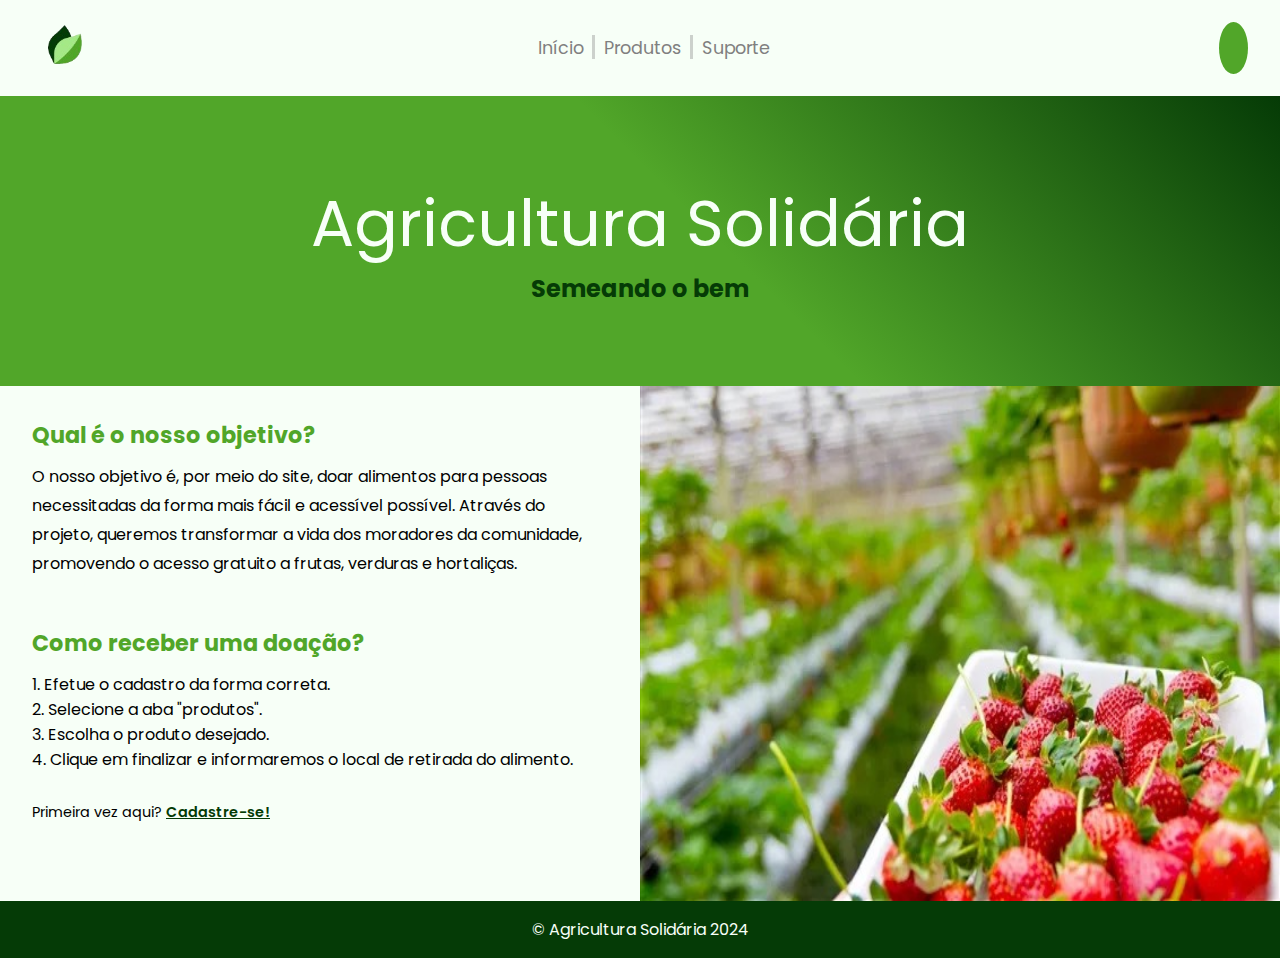
<file: src/index.html>
<!DOCTYPE html>
<html lang="en">
<head>
    <meta charset="UTF-8">
    <meta http-equiv="X-UA-Compatible" content="IE=edge">
    <meta name="viewport" content="width=device-width, initial-scale=1.0">
    <title>Agricultura Solidária</title>
    <link rel="stylesheet" href="estilos/style.css">
    <link rel="stylesheet" href="estilos/inicio.css">
    <!-- Font Awesome -->
    <link rel="stylesheet" href="https://cdnjs.cloudflare.com/ajax/libs/font-awesome/6.6.0/css/all.min.css" integrity="sha512-Kc323vGBEqzTmouAECnVceyQqyqdsSiqLQISBL29aUW4U/M7pSPA/gEUZQqv1cwx4OnYxTxve5UMg5GT6L4JJg==" crossorigin="anonymous" referrerpolicy="no-referrer" />
</head>

<body>
    <header>
        <img src="img/logotipo.png" alt="Logo do Projeto" class="logo">
        <nav>
            <ul class="menu-lista">
                <a href="index.html">
                    <li class="menu-item">Início</li>
                </a>
                <div class="barra"></div> <!-- barra para estilização -->
                <a href="produtos.html">
                    <li class="menu-item">Produtos</li>
                </a>
                <div class="barra"></div>
                <a href="suporte.html">
                    <li class="menu-item">Suporte</li>
                </a>
            </ul>
        </nav>
        <div class="icone-login">
            <a href="login.html"><i class="fa-solid fa-user"></i></a>
        </div>
    </header>

    <main class="inicio">
        <div class="titulos-container">
            <h1 class="titulo">Agricultura Solidária</h1>
            <h2>Semeando o bem</h2>
        </div>

        <section class="principal-container">
            <div class="principal-conteudo">
                <h3>Qual é o nosso objetivo?</h3>
                <p>
                    O nosso objetivo é, por meio do site, doar alimentos para pessoas necessitadas da forma mais fácil e acessível possível. Através do projeto, queremos transformar a vida dos moradores da comunidade, promovendo o acesso gratuito a frutas, verduras e hortaliças.
                </p>

                <h3>Como receber uma doação?</h3>
                <ol>
                    <li>Efetue o cadastro da forma correta.</li>
                    <li>Selecione a aba "produtos".</li>
                    <li>Escolha o produto desejado.</li>
                    <li>Clique em finalizar e informaremos o local de retirada do alimento.</li>
                </ol>
                
                <p class="link-para-cadastro">
                    Primeira vez aqui? <a href="cadastro.html">Cadastre-se!</a>
                </p>
            </div>
            <div class="principal-imagem">
                <img src="img/morangos-bg.jpeg" alt="Morangos">
            </div>
        </section>

    </main>

    <footer>
        <p>&copy; Agricultura Solidária 2024</p>
    </footer>
</body>
</html>
</file>
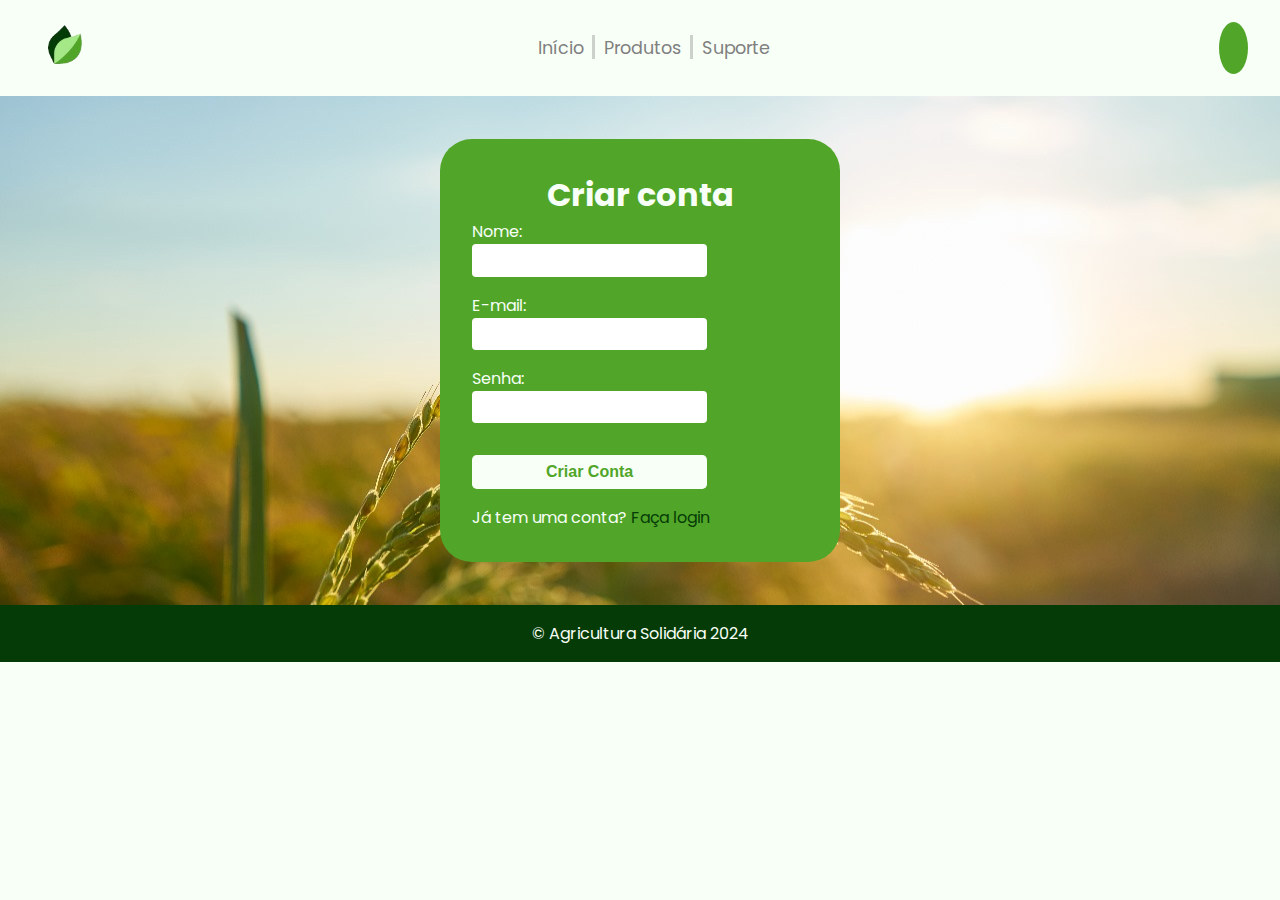
<file: src/cadastro.html>
<!DOCTYPE html>
<html lang="en">
<head>
    <meta charset="UTF-8">
    <meta http-equiv="X-UA-Compatible" content="IE=edge">
    <meta name="viewport" content="width=device-width, initial-scale=1.0">
    <title>Agricultura Solidária</title>
    <link rel="stylesheet" href="estilos/style.css">
    <link rel="stylesheet" href="estilos/cadastro.css">
    <!-- Font Awesome -->
    <link rel="stylesheet" href="https://cdnjs.cloudflare.com/ajax/libs/font-awesome/6.6.0/css/all.min.css" integrity="sha512-Kc323vGBEqzTmouAECnVceyQqyqdsSiqLQISBL29aUW4U/M7pSPA/gEUZQqv1cwx4OnYxTxve5UMg5GT6L4JJg==" crossorigin="anonymous" referrerpolicy="no-referrer" />
</head>
<body>
    <header>
        <img src="img/logotipo.png" alt="Logo do Projeto" class="logo">
        <nav>
            <ul class="menu-lista">
                <a href="index.html">
                    <li class="menu-item">Início</li>
                </a>
                <div class="barra"></div> <!-- barra para estilização -->
                <a href="produtos.html">
                    <li class="menu-item">Produtos</li>
                </a>
                <div class="barra"></div>
                <a href="suporte.html">
                    <li class="menu-item">Suporte</li>
                </a>
            </ul>
        </nav>
        <div class="icone-login">
            <a href="login.html"><i class="fa-solid fa-user"></i></a>
        </div>
    </header>

    <main class="cadastro">
        <form action="#" class="formulario">
            <h2>Criar conta</h2>
            <div class="input-container">
                <label for="usu-nome">Nome:</label>
                <input type="text" name="usu-nome" id="usu-nome">
            </div>
            <div class="input-container">
                <label for="usu-email">E-mail:</label>
                <input type="email" name="usu-email" id="usu-email">
            </div>
            <div class="input-container">
                <label for="usu-senha">Senha:</label>
                <input type="password" name="usu-senha" id="usu-senha">
            </div>

            <div class="botao-cadastro">
                <input type="button" value="Criar Conta">
            </div>
            <p>Já tem uma conta? <a href="login.html">Faça login</a></p>
        </form>
    </main>
    <footer>
        <p>&copy; Agricultura Solidária 2024</p>
    </footer>
</body>
</html>
</file>
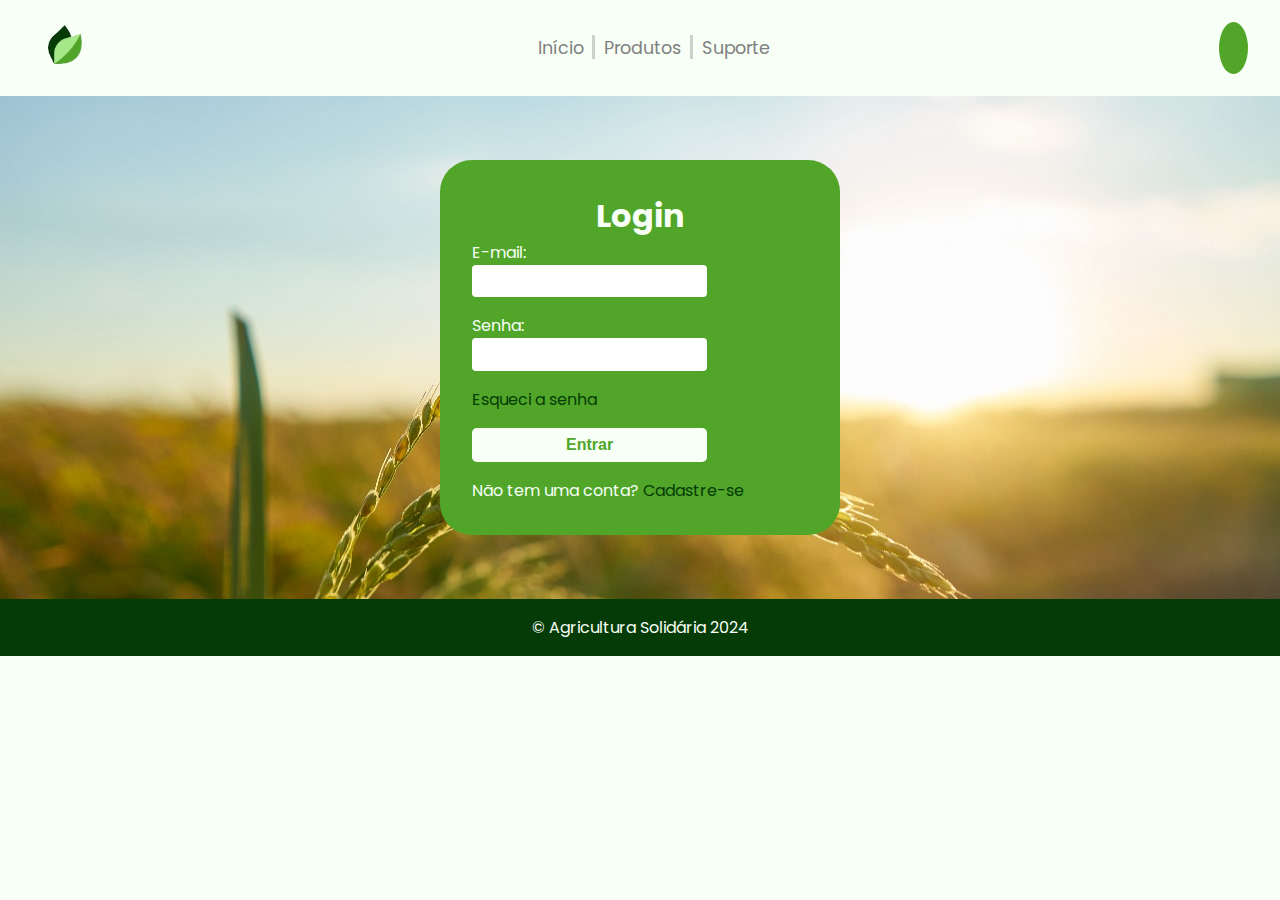
<file: src/login.html>
<!DOCTYPE html>
<html lang="en">
<head>
    <meta charset="UTF-8">
    <meta http-equiv="X-UA-Compatible" content="IE=edge">
    <meta name="viewport" content="width=device-width, initial-scale=1.0">
    <title>Agricultura Solidária</title>
    <link rel="stylesheet" href="estilos/style.css">
    <link rel="stylesheet" href="estilos/cadastro.css">
    <!-- Font Awesome -->
    <link rel="stylesheet" href="https://cdnjs.cloudflare.com/ajax/libs/font-awesome/6.6.0/css/all.min.css" integrity="sha512-Kc323vGBEqzTmouAECnVceyQqyqdsSiqLQISBL29aUW4U/M7pSPA/gEUZQqv1cwx4OnYxTxve5UMg5GT6L4JJg==" crossorigin="anonymous" referrerpolicy="no-referrer" />

    <style>
        .formulario {
            margin: 4em;
        }
    </style>
</head>
<body>
    <header>
        <img src="img/logotipo.png" alt="Logo do Projeto" class="logo">
        <nav>
            <ul class="menu-lista">
                <a href="index.html">
                    <li class="menu-item">Início</li>
                </a>
                <div class="barra"></div> <!-- barra para estilização -->
                <a href="produtos.html">
                    <li class="menu-item">Produtos</li>
                </a>
                <div class="barra"></div>
                <a href="suporte.html">
                    <li class="menu-item">Suporte</li>
                </a>
            </ul>
        </nav>
        <div class="icone-login">
            <a href="login.html"><i class="fa-solid fa-user"></i></a>
        </div>
    </header>

    <main class="cadastro">
        <form action="#" class="formulario">
            <h2>Login</h2>
            <div class="input-container">
                <label for="usu-email">E-mail:</label>
                <input type="email" name="usu-email" id="usu-email">
            </div>
            <div class="input-container">
                <label for="usu-senha">Senha:</label>
                <input type="password" name="usu-senha" id="usu-senha">
            </div>

            <p class="esqueci-senha">Esqueci a senha</p>
            <div class="botao-cadastro">
                <input type="button" value="Entrar">
            </div>
            <p>Não tem uma conta? <a href="cadastro.html">Cadastre-se</a></p>
        </form>
    </main>
    <footer>
        <p>&copy; Agricultura Solidária 2024</p>
    </footer>
</body>
</html>
</file>
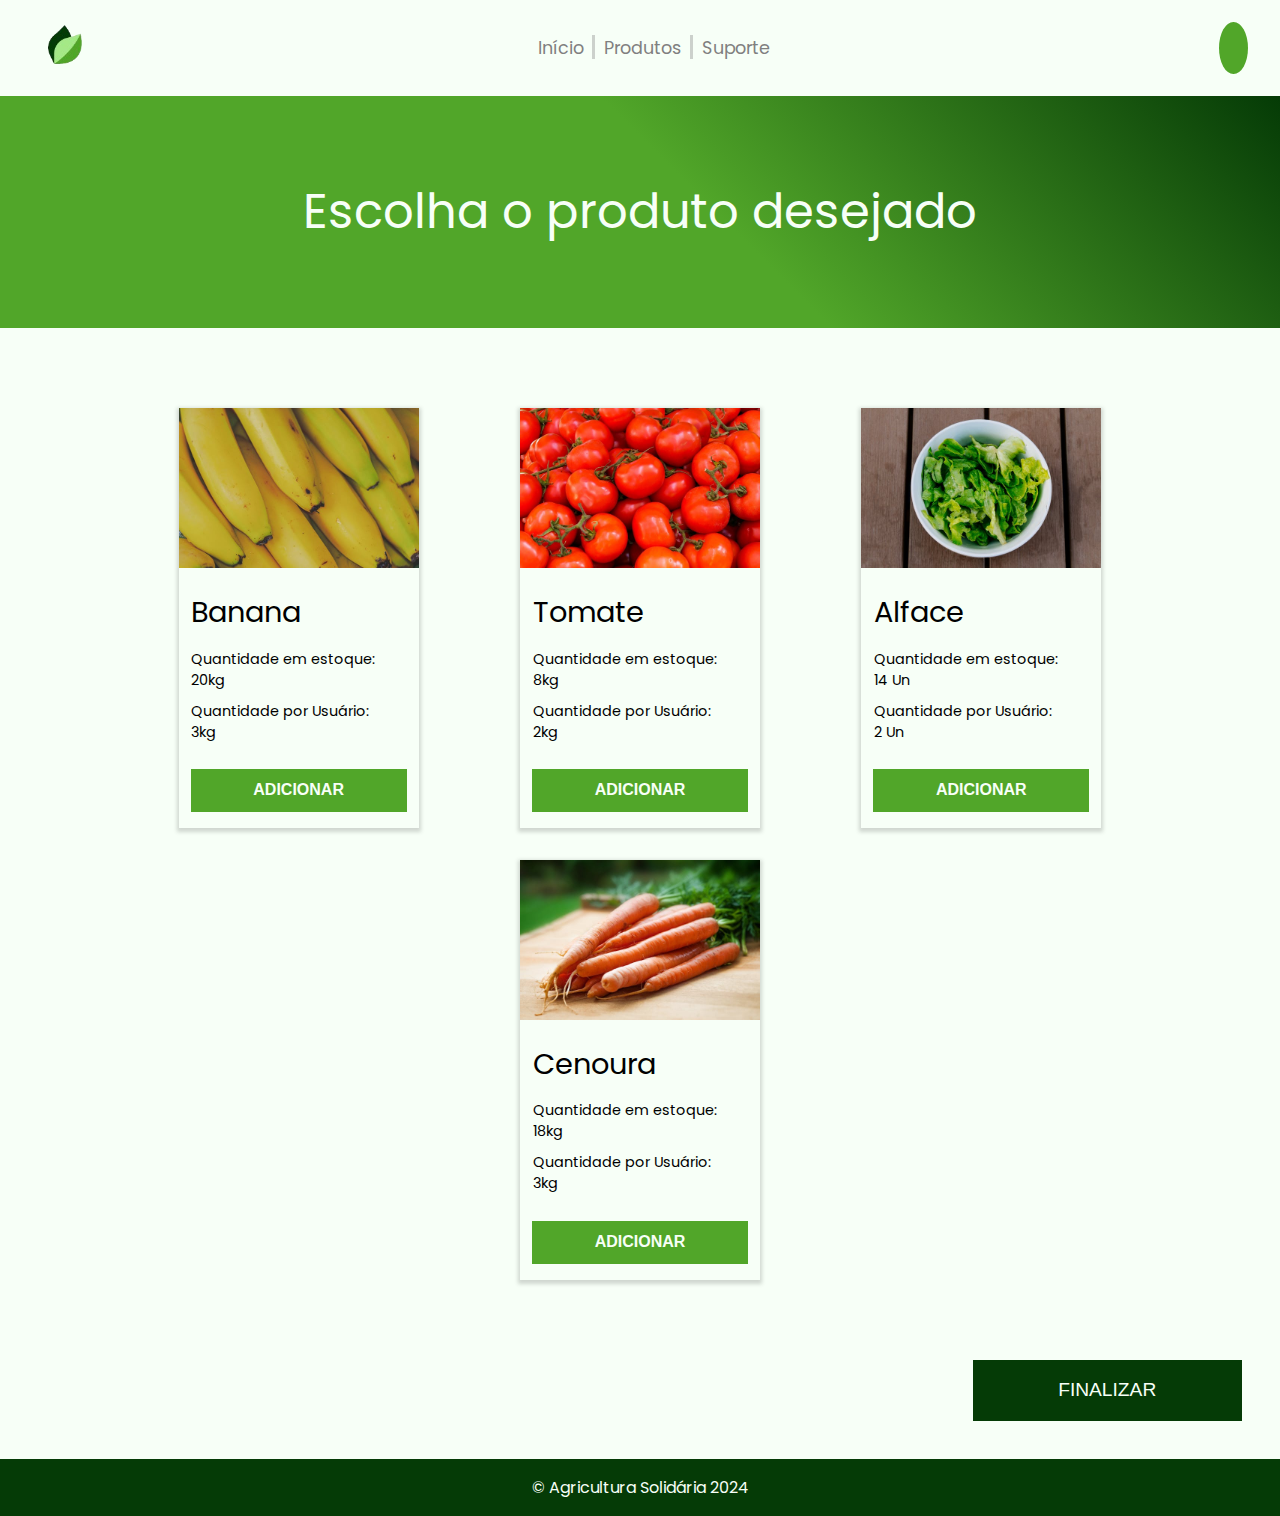
<file: src/produtos.html>
<!DOCTYPE html>
<html lang="en">
<head>
    <meta charset="UTF-8">
    <meta http-equiv="X-UA-Compatible" content="IE=edge">
    <meta name="viewport" content="width=device-width, initial-scale=1.0">
    <title>Agricultura Solidária</title>
    <link rel="stylesheet" href="estilos/style.css">
    <link rel="stylesheet" href="estilos/produtos.css">
    <!-- Font Awesome -->
    <link rel="stylesheet" href="https://cdnjs.cloudflare.com/ajax/libs/font-awesome/6.6.0/css/all.min.css" integrity="sha512-Kc323vGBEqzTmouAECnVceyQqyqdsSiqLQISBL29aUW4U/M7pSPA/gEUZQqv1cwx4OnYxTxve5UMg5GT6L4JJg==" crossorigin="anonymous" referrerpolicy="no-referrer" />
</head>

<body>
    <header>
        <img src="img/logotipo.png" alt="Logo do Projeto" class="logo">
        <nav>
            <ul class="menu-lista">
                <a href="index.html">
                    <li class="menu-item">Início</li>
                </a>
                <div class="barra"></div> <!-- barra para estilização -->
                <a href="produtos.html">
                    <li class="menu-item">Produtos</li>
                </a>
                <div class="barra"></div>
                <a href="suporte.html">
                    <li class="menu-item">Suporte</li>
                </a>
            </ul>
        </nav>
        <div class="icone-login">
            <a href="login.html"><i class="fa-solid fa-user"></i></a>
        </div>
    </header>

    <main class="produtos">
        <div class="titulos-container">
            <h1 class="subtitulo">Escolha o produto desejado</h1>
        </div>

        <section class="produtos-container">
            <div class="produto-card">
                <img src="img/banana.jpg" alt="banana">
                <div class="produto-descricao">
                    <h3 class="produto-nome">Banana</h3>
                    <p>Quantidade em estoque: 20kg</p>
                    <p>Quantidade por Usuário: 3kg</p>
                </div>
                <div class="botao-adicionar">
                    <button>ADICIONAR</button>
                </div>
            </div>
            <div class="produto-card">
                <img src="img/tomate.jpg" alt="tomate">
                <div class="produto-descricao">
                    <h3 class="produto-nome">Tomate</h3>
                    <p>Quantidade em estoque: 8kg</p>
                    <p>Quantidade por Usuário: 2kg</p>
                </div>
                <div class="botao-adicionar">
                    <button>ADICIONAR</button>
                </div>
            </div>
            <div class="produto-card">
                <img src="img/alface.jpg" alt="alface">
                <div class="produto-descricao">
                    <h3 class="produto-nome">Alface</h3>
                    <p>Quantidade em estoque: 14 Un</p>
                    <p>Quantidade por Usuário:<br> 2 Un</p>
                </div>
                <div class="botao-adicionar">
                    <button>ADICIONAR</button>
                </div>
            </div>
            <div class="produto-card">
                <img src="img/cenoura.jpg" alt="Cenoura">
                <div class="produto-descricao">
                    <h3 class="produto-nome">Cenoura</h3>
                    <p>Quantidade em estoque: 18kg</p>
                    <p>Quantidade por Usuário: 3kg</p>
                </div>
                <div class="botao-adicionar">
                    <button>ADICIONAR</button>
                </div>
            </div>

        </section>

        <div class="botao-finalizar">
            <button>FINALIZAR</button>
        </div>
    </main>

    <footer>
        <p>&copy; Agricultura Solidária 2024</p>
    </footer>
</body>
</html>
</file>
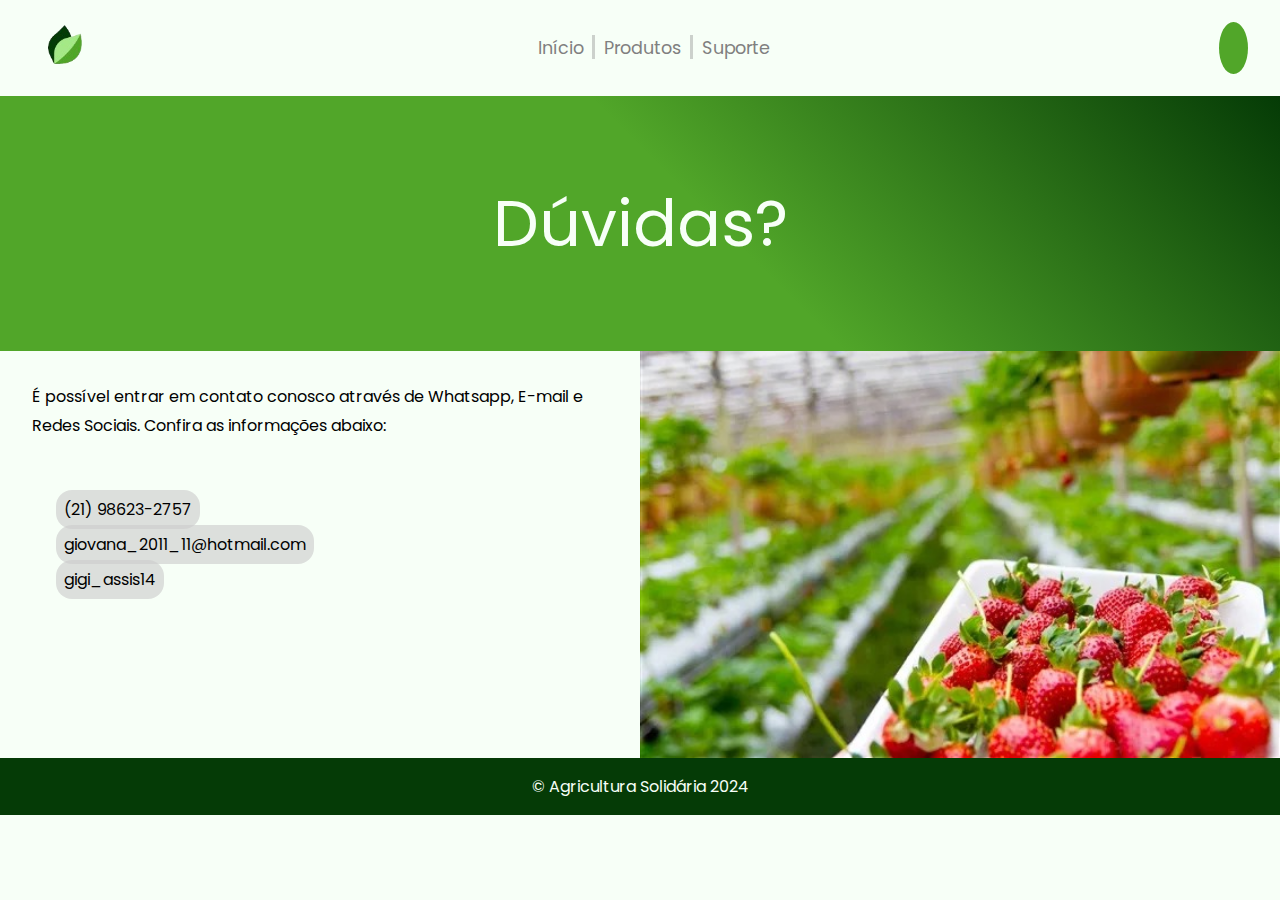
<file: src/suporte.html>
<!DOCTYPE html>
<html lang="en">
<head>
    <meta charset="UTF-8">
    <meta http-equiv="X-UA-Compatible" content="IE=edge">
    <meta name="viewport" content="width=device-width, initial-scale=1.0">
    <title>Agricultura Solidária</title>
    <link rel="stylesheet" href="estilos/style.css">
    <link rel="stylesheet" href="estilos/suporte.css">
    <link rel="stylesheet" href="estilos/inicio.css">
    <!-- Font Awesome -->
    <link rel="stylesheet" href="https://cdnjs.cloudflare.com/ajax/libs/font-awesome/6.6.0/css/all.min.css" integrity="sha512-Kc323vGBEqzTmouAECnVceyQqyqdsSiqLQISBL29aUW4U/M7pSPA/gEUZQqv1cwx4OnYxTxve5UMg5GT6L4JJg==" crossorigin="anonymous" referrerpolicy="no-referrer" />
</head>
<body>
    <header>
        <img src="img/logotipo.png" alt="Logo do Projeto" class="logo">
        <nav>
            <ul class="menu-lista">
                <a href="index.html">
                    <li class="menu-item">Início</li>
                </a>
                <div class="barra"></div> <!-- barra para estilização -->
                <a href="produtos.html">
                    <li class="menu-item">Produtos</li>
                </a>
                <div class="barra"></div>
                <a href="suporte.html">
                    <li class="menu-item">Suporte</li>
                </a>
            </ul>
        </nav>
        <div class="icone-login">
            <i class="fa-solid fa-user"></i>
        </div>
    </header>

    <main class="suporte">
        <div class="titulos-container">
            <h1 class="titulo">Dúvidas?</h1>
        </div>

        <section class="principal-container">
            <div class="principal-conteudo">
                <p>
                    É possível entrar em contato conosco através de Whatsapp, E-mail e Redes Sociais. Confira as informações abaixo:
                </p>
                <div class="contatos">
                    <div class="contato-whats">
                        <i class="fa-brands fa-whatsapp"></i>
                        <span>(21) 98623-2757</span>
                    </div>
                    <div class="contato-email">
                        <i class="fa-regular fa-envelope"></i>
                        <span>giovana_2011_11@hotmail.com</span>
                    </div>
                    <div class="contato-insta">
                        <i class="fa-brands fa-instagram"></i>
                        <span>gigi_assis14</span>
                    </div>
                </div>
            </div>
            <div class="principal-imagem">
                <img src="img/morangos-bg.jpeg" alt="Morangos">
            </div>
        </section>
    </main>

    <footer>
        <p>&copy; Agricultura Solidária 2024</p>
    </footer>
</body>
</html>
</file>
<file: src/estilos/style.css>
/* fonte Poppins do Google Fonts */
@import url('https://fonts.googleapis.com/css2?family=Poppins:ital,wght@0,100;0,200;0,300;0,400;0,500;0,600;0,700;0,800;0,900;1,100;1,200;1,300;1,400;1,500;1,600;1,700;1,800;1,900&display=swap');


:root {
    --verde-claro: #51A629;
    --verde-escuro: #053B06;
    --branco: #F7FFF7;
}

* {
    margin: 0;
    padding: 0;
    box-sizing: border-box;
}

body {
    width: 100%;
    height: 100%;
    font-family: "Poppins", sans-serif;
    background-color: var(--branco);
}

header {
    background-color: var(--branco);
    display: flex;
    align-items: center;
    justify-content: space-between;
    padding-right: 2em;
    height: 6em;
}

.logo {
    width: 8em;
}

.menu-lista {
    display: flex;
    padding-right: 3em;
}

.menu-lista a { text-decoration: none; }

.menu-item {
    color: gray;
    font-size: 1.1em;
    list-style-type: none;
    padding-left: .5em;
    cursor: pointer;
    transition: all .5s;
}

.menu-item:hover {
    color: var(--verde-escuro);
}

.barra {
    width: 0.2em;
    height: 1.5em;
    background-color: #8080805c;
    margin-left: 0.5em;
}

.icone-login i {
    color: black;
    background-color: var(--verde-claro);
    border-radius: 50%;
    padding: .9em;
    font-size: 1em;
    cursor: pointer;
}

.titulos-container {
    background: linear-gradient(45deg,#51A629 55%, #053B06);
    color: var(--verde-escuro);
    text-align: center;
    padding: 5em 0;
}

.titulo {
    color: var(--branco);
    font-weight: 400;
    font-size: 4em;
}

.subtitulo {
    color: var(--branco);
    font-weight: 400;
    font-size: 3em;
}

footer {
    background-color: var(--verde-escuro);
    color: var(--branco);
    text-align: center;
    padding: 1em;
}
</file>
<file: src/estilos/inicio.css>
.principal-container {
    width: 100%;
    height: 100%;
    display: flex;
}

.principal-conteudo {
    width: 50%;
    padding: 2em;
}

.principal-conteudo h3 {
    color: var(--verde-claro);
    font-size: 1.4em;
    padding-bottom: .5em;
}

.principal-conteudo p {
    padding-bottom: 3em;
    line-height: 1.8em;
}

.principal-conteudo ol > li {
    list-style-position: inside;
}

.principal-imagem {
    width: 50%;
}

.principal-imagem img {
    width: 100%;
    height: 100%;
}

.link-para-cadastro {
    padding-top: 2em;
    font-size: .9em;
}

.link-para-cadastro a {
    color: var(--verde-escuro);
    font-weight: 600;
}
</file>
<file: src/estilos/cadastro.css>
.cadastro {
    display: flex;
    align-items: center;
    justify-content: center;
    background-image: url(../img/agricultura-bg.jpeg);
    background-repeat: no-repeat;
    background-size: cover;
}

.formulario {
    width: 25em;
    background-color: var(--verde-claro);
    color: var(--branco);
    padding: 2em;
    margin: 2.7em 0;
    border-radius: 2em;
}

.formulario h2 {
    text-align: center;
    font-size: 2em;
}

.input-container {
    display: flex;
    flex-direction: column;
    width: 70%;
    padding-bottom: 1em;
}

.input-container input {
    outline: 0;
    border: 2px solid transparent;
    border-radius: .3em;
    padding: .5em;
}

.botao-cadastro input {
    width: 70%;
    outline: 0;
    background-color: var(--branco);
    color: var(--verde-claro);
    border: 0;
    padding: .5em;
    font-size: 1em;
    font-weight: 600;
    cursor: pointer;
    border-radius: .3em;
    margin: 1em 0;
    transition: all .2s ease;
}

.botao-cadastro input:hover {
    background-color: var(--verde-escuro);
    color: var(--branco);
}

.formulario p > a {
    text-decoration: none;
    color: var(--verde-escuro);
}

.esqueci-senha {
    color: var(--verde-escuro);
    cursor: pointer;
}

.esqueci-senha:hover {
    text-decoration: underline;
}
</file>
<file: src/estilos/produtos.css>
.produtos-container {
    display: flex;
    align-items: center;
    justify-content: space-around;
    gap: 2em 2em;
    flex-wrap: wrap;
    width: 90%;
    margin: auto;
    padding: 5em;
}

.produto-card {
    box-shadow: 0px 2px 4px 2px #00000029;
    background-color: var(--branco);
    width: 15em;
}

.produto-descricao {
    padding: 1em 2em 1em 0.8em;  /* shorthand: top right bottom left */
}

.produto-card p {
    font-size: .9em;
    padding-bottom: .7em;
}

.produto-nome {
    font-size: 1.8em;
    font-weight: 400;
    padding-bottom: .5em;
}

.produto-card img {
    width: 100%;
}

.botao-adicionar {
    display: flex;
    align-items: center;
    justify-content: center;
    padding-bottom: 1em;
}

.botao-adicionar button {
    width: 90%;
    text-align: center;
    outline: 0;
    border: 0;
    background-color: var(--verde-claro);
    color: var(--branco);
    font-size: 1em;
    font-weight: 600;
    padding: .8em;
    cursor: pointer;
}

.botao-finalizar {
    display: flex;
    align-items: center;
    justify-content: flex-end;
}

.botao-finalizar button {
    outline: 0;
    border: 0;
    font-size: 1.2em;
    font-weight: 500;
    padding: 1em;
    margin-bottom: 2em;
    margin-right: 2em;
    background-color: var(--verde-escuro);
    color: var(--branco);
    width: 14em;
    cursor: pointer;
}
</file>
<file: src/estilos/suporte.css>
.contatos i {
    font-size: 1.5em;
    padding-right: 1em;
    padding-bottom: 2em;
}

.contatos span {
    background-color: rgba(204, 204, 204, 0.637);
    padding: .5em;
    border-radius: 1em;
    user-select: none;
    margin-right: .5em;
}
</file>
